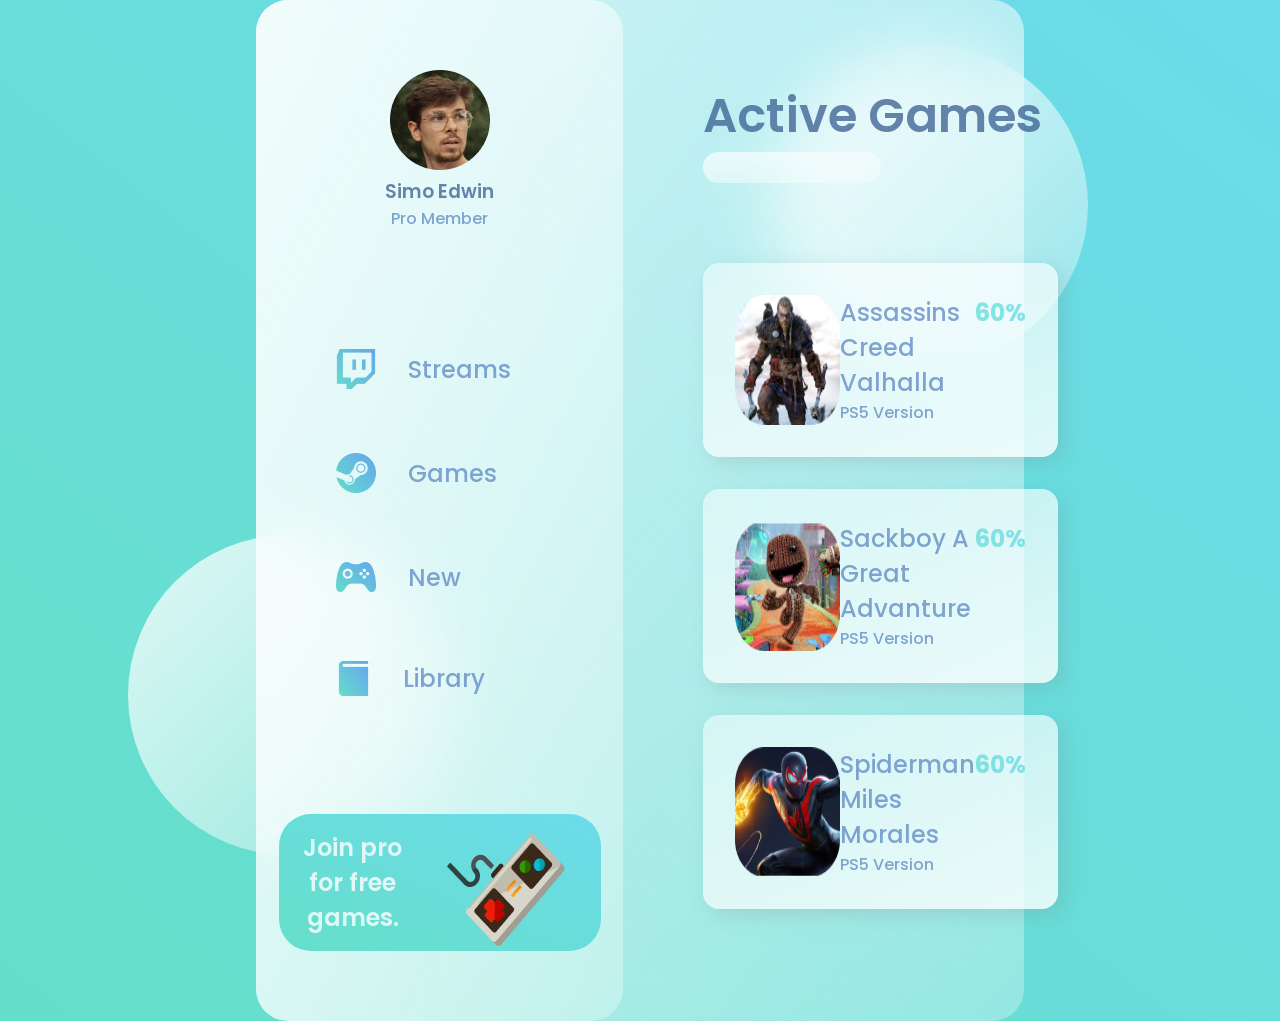
<file: css/glassTheme/index.html>
<!DOCTYPE html>
<html lang="en">
  <head>
    <meta charset="UTF-8" />
    <meta name="viewport" content="width=device-width, initial-scale=1.0" />
    <title>Glass Website</title>
    <link rel="preconnect" href="https://fonts.gstatic.com" />
    <link
      href="https://fonts.googleapis.com/css2?family=Poppins:wght@400;500;700&display=swap"
      rel="stylesheet"
    />
    <link rel="stylesheet" href="./style.css" />
  </head>
  <body>
    <main>
      <section class="glass">
        <div class="dashboard">
          <div class="user">
            <img src="./images/avatar.png" alt="" />
            <h3>Simo Edwin</h3>
            <p>Pro Member</p>
          </div>
          <div class="links">
            <div class="link">
              <img src="./images/twitch.png" alt="" />
              <h2>Streams</h2>
            </div>
            <div class="link">
              <img src="./images/steam.png" alt="" />
              <h2>Games</h2>
            </div>
            <div class="link">
              <img src="./images/upcoming.png" alt="" />
              <h2>New</h2>
            </div>
            <div class="link">
              <img src="./images/library.png" alt="" />
              <h2>Library</h2>
            </div>
          </div>
          <div class="pro">
            <h2>Join pro for free games.</h2>
            <img src="./images/controller.png" alt="" />
          </div>
        </div>
        <div class="games">
          <div class="status">
            <h1>Active Games</h1>
            <input type="text" />
          </div>
          <div class="cards">
            <div class="card">
              <img src="./images/assassins.png" alt="" />
              <div class="card-info">
                <h2>Assassins Creed Valhalla</h2>
                <p>PS5 Version</p>
                <div class="progress"></div>
              </div>
              <h2 class="percentage">60%</h2>
            </div>
            <div class="card">
              <img src="./images/sackboy.png" alt="" />
              <div class="card-info">
                <h2>Sackboy A Great Advanture</h2>
                <p>PS5 Version</p>
                <div class="progress"></div>
              </div>
              <h2 class="percentage">60%</h2>
            </div>
            <div class="card">
              <img src="./images/spiderman.png" alt="" />
              <div class="card-info">
                <h2>Spiderman Miles Morales</h2>
                <p>PS5 Version</p>
                <div class="progress"></div>
              </div>
              <h2 class="percentage">60%</h2>
            </div>
          </div>
        </div>
      </section>
    </main>
    <div class="circle1"></div>
    <div class="circle2"></div>
  </body>
</html>
</file>
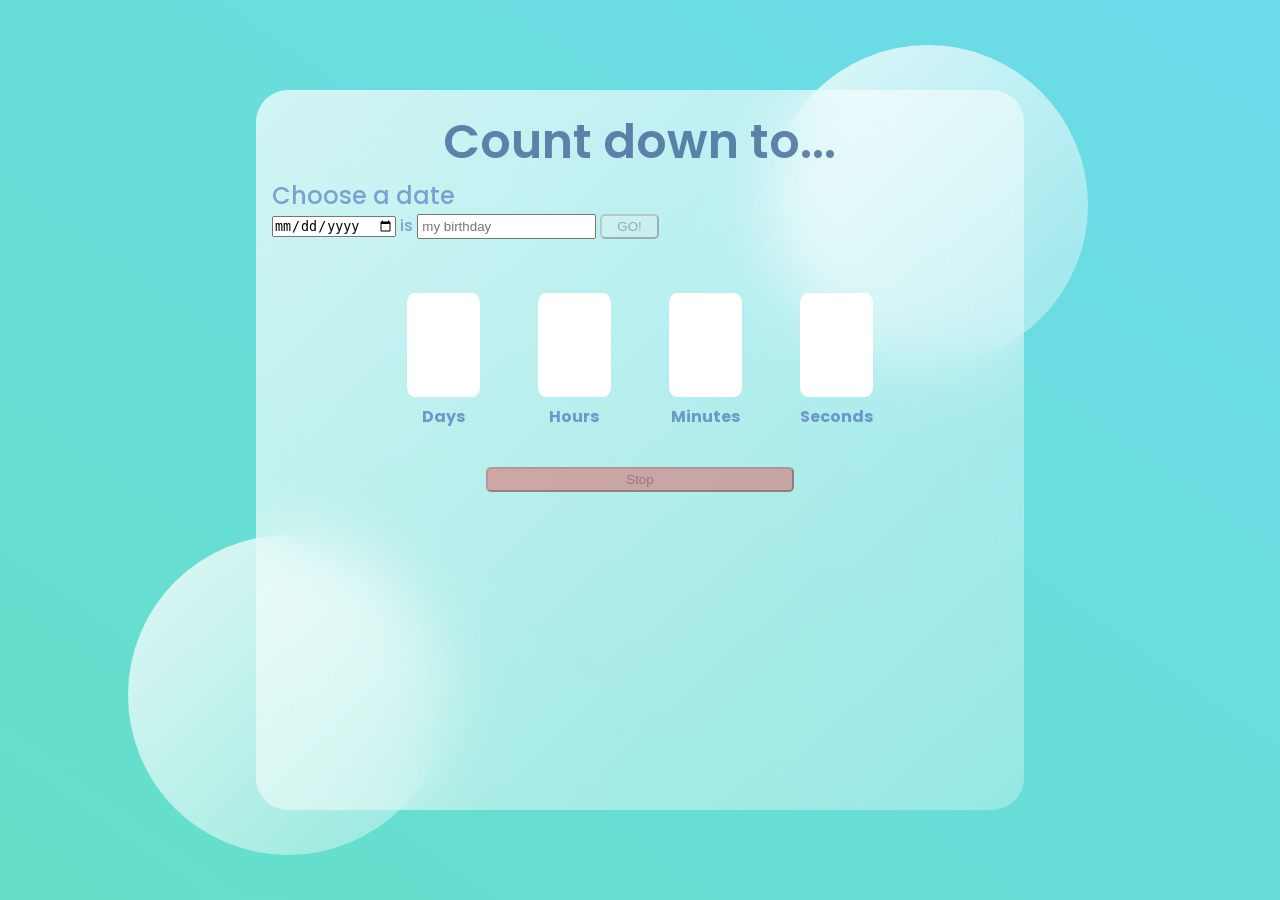
<file: vanillaJS/countDown/index.html>
<!DOCTYPE html>
<html lang="en">
  <head>
    <meta charset="UTF-8" />
    <meta name="viewport" content="width=device-width, initial-scale=1.0" />
    <title>Count Down</title>
    <link rel="preconnect" href="https://fonts.gstatic.com" />
    <link
      href="https://fonts.googleapis.com/css2?family=Poppins:wght@400;500;700&display=swap"
      rel="stylesheet"
    />
    <link rel="stylesheet" href="./style.css" />
  </head>
  <body>
    <main>
      <section class="glass">
        <div class="heading">
          <h1 class="title">Count down to...</h1>
          <h2 id="choose">Choose a date</h2>
          <input id="date" type="date"><span> is </span></input>
          <input type="text" id="dateTitle" placeholder="my birthday">
          <button disabled id="submit">GO!</button>
        </div>
        <div class="countdown-container">
          <div class="countdown" >
            <h1 id="countdown-days"></h1>
          </div>
          <div class="countdown">
            <h1 id="countdown-hours"></h1>
          </div>
          <div class="countdown">
            <h1 id="countdown-minutes"></h1>
          </div>
          <div class="countdown" id="countdown-seconds">
            <h1 id="countdown-secs"></h1>
          </div>
          
        </div>
        <div class="countdown-label-container">
            <div class="countdown-label">
              <p> Days</p>
            </div>
            <div class="countdown-label">
              <p>Hours</p>
            </div>
            <div class="countdown-label">
              <p>Minutes</p>
            </div>
            <div class="countdown-label">
              <p>Seconds</p>
            </div>
        </div>
        <button disabled id="stop">Stop</button>
      </section>
    </main>
    <div class="circle1"></div>
    <div class="circle2"></div>
    <script src="./app.js"></script>
  </body>
</html>
</file>
<file: css/glassTheme/style.css>
* {
  margin: 0;
  padding: 0;
  box-sizing: border-box;
}

h1 {
  color: #426696;
  font-weight: 600;
  font-size: 3rem;
  opacity: 0.8;
}
h2,
p {
  color: #658ec6;
  font-weight: 500;
  opacity: 0.8;
}

h3 {
  color: #426696;
  font-weight: 600;
  opacity: 0.8;
}

main {
  font-family: 'Poppins', sans-serif;
  min-height: 100vh;
  background: linear-gradient(to right top, #65dfc9, #6cdbeb);
  display: flex;
  align-items: center;
  justify-content: center;
}

.glass {
  background: white;
  min-height: 80vh;
  width: 60%;
  background: linear-gradient(
    to right bottom,
    rgba(255, 255, 255, 0.7),
    rgba(255, 255, 255, 0.3)
  );
  border-radius: 2rem;
  z-index: 2;
  backdrop-filter: blur(2rem);
  display: flex;
}
.circle1,
.circle2 {
  background: white;
  background: linear-gradient(
    to right bottom,
    rgba(255, 255, 255, 0.8),
    rgba(255, 255, 255, 0.3)
  );
  height: 20rem;
  width: 20rem;
  position: absolute;
  border-radius: 50%;
}

.circle1 {
  top: 5%;
  right: 15%;
}
.circle2 {
  bottom: 5%;
  left: 10%;
}
.dashboard {
  flex: 1;
  display: flex;
  flex-direction: column;
  align-items: center;
  justify-content: space-evenly;
  text-align: center;
  background: linear-gradient(
    to right bottom,
    rgba(255, 255, 255, 0.7),
    rgba(255, 255, 255, 0.3)
  );
  border-radius: 2rem;
}
.link {
  display: flex;
  margin: 2rem 0rem;
  padding: 1rem 5rem;
  align-items: center;
}
.link h2 {
  padding: 0rem 2rem;
}

.games {
  flex: 2;
}

.pro {
  background: linear-gradient(to right top, #65dfc9, #6cdbeb);
  border-radius: 2rem;
  color: white;
  padding: 1rem;
  position: relative;
}

.pro img {
  position: absolute;
  top: -10%;
  right: 10%;
}
.pro h2 {
  width: 40%;
  color: white;
  font-weight: 600;
}

/* GAMES */
.status {
  margin-bottom: 3rem;
}

.status input {
  background: linear-gradient(
    to right bottom,
    rgba(255, 255, 255, 0.7),
    rgba(255, 255, 255, 0.3)
  );
  border: none;
  width: 50%;
  padding: 0.5rem;
  border-radius: 2rem;
}

.games {
  margin: 5rem;
  display: flex;
  flex-direction: column;
  justify-content: space-evenly;
}

.card {
  display: flex;
  background: linear-gradient(
    to left top,
    rgba(255, 255, 255, 0.8),
    rgba(255, 255, 255, 0.5)
  );
  border-radius: 1rem;
  margin: 2rem 0rem;
  padding: 2rem;
  box-shadow: 6px 6px 20px rgba(122, 122, 122, 0.212);
  justify-content: space-between;
}

.progress {
  background: linear-gradient(to right top, #65dfc9, #6cdbeb);
  width: 100%;
  height: 25%;
  border-radius: 1rem;
  position: relative;
  overflow: hidden;
}
.progress::after {
  content: '';
  width: 100%;
  height: 100%;
  background: rgb(236, 236, 236);
  position: absolute;
  left: 60%;
}
.card-info {
  display: flex;
  flex-direction: column;
  justify-content: space-between;
}

.percentage {
  font-weight: bold;
  background: linear-gradient(to right top, #65dfc9, #6cdbeb);
  -webkit-background-clip: text;
  -webkit-text-fill-color: transparent;
}
</file>
<file: vanillaJS/countDown/style.css>
* {
  margin: 0;
  padding: 0;
  box-sizing: border-box;
}

h1 {
  color: #426696;
  font-weight: 600;
  font-size: 3rem;
  opacity: 0.8;
}
h2,
p,
span {
  color: #658ec6;
  font-weight: 500;
  opacity: 0.8;
}

h3 {
  color: #426696;
  font-weight: 600;
  opacity: 0.8;
}

main {
  font-family: 'Poppins', sans-serif;
  min-height: 100vh;
  background: linear-gradient(to right top, #65dfc9, #6cdbeb);
  display: flex;
  align-items: center;
  justify-content: center;
}

.glass {
  background: white;
  min-height: 80vh;
  width: 60%;
  background: linear-gradient(
    to right bottom,
    rgba(255, 255, 255, 0.7),
    rgba(255, 255, 255, 0.3)
  );
  border-radius: 2rem;
  z-index: 2;
  backdrop-filter: blur(2rem);
}
.circle1,
.circle2 {
  background: white;
  background: linear-gradient(
    to right bottom,
    rgba(255, 255, 255, 0.8),
    rgba(255, 255, 255, 0.3)
  );
  height: 20rem;
  width: 20rem;
  position: absolute;
  border-radius: 50%;
}

.circle1 {
  top: 5%;
  right: 15%;
}
.circle2 {
  bottom: 5%;
  left: 10%;
}
.countdown-container {
  height: 20vh;
  width: 80%;
  margin: auto;
  margin-top: 1rem;
  padding: 1rem;
  display: flex;
  align-items: center;
  justify-content: space-evenly;
}
.countdown-label-container {
  height: 2vh;
  width: 80%;
  margin: auto;
  padding: 1rem;
  display: flex;
  align-items: center;
  justify-content: space-evenly;
  text-align: center;
}
.countdown-label-container p {
  font-weight: 700;
  opacity: 0.9;
}
.title {
  width: 60%;
  margin: auto;
  margin-top: 1rem;
  text-align: center;
}
.countdown {
  height: 70%;
  background-color: white;
  width: 12.5%;
  border-radius: 10%;
  flex-wrap: wrap;
}
.countdown h1 {
  color: red;
  /* font-size: 5rem; */
  display: flex;
  text-align: center;
  justify-content: center;
}
.countdown-label {
  margin-top: -12%;
  width: 12.5%;
  justify-content: center;
}
#choose {
  margin-left: 1rem;
}
#date {
  margin-left: 1rem;
}
#dateTitle {
  padding: 3px;
}
#dateTitle:focus {
  background-color: rgba(255, 0, 0, 0.3);
}
button {
  padding: 3px 15px;
  border-radius: 5px;
}
#stop {
  display: flex;
  margin: auto;
  width: 40%;
  justify-content: center;
  background-color: rgba(255, 0, 0, 0.3);
}
</file>
